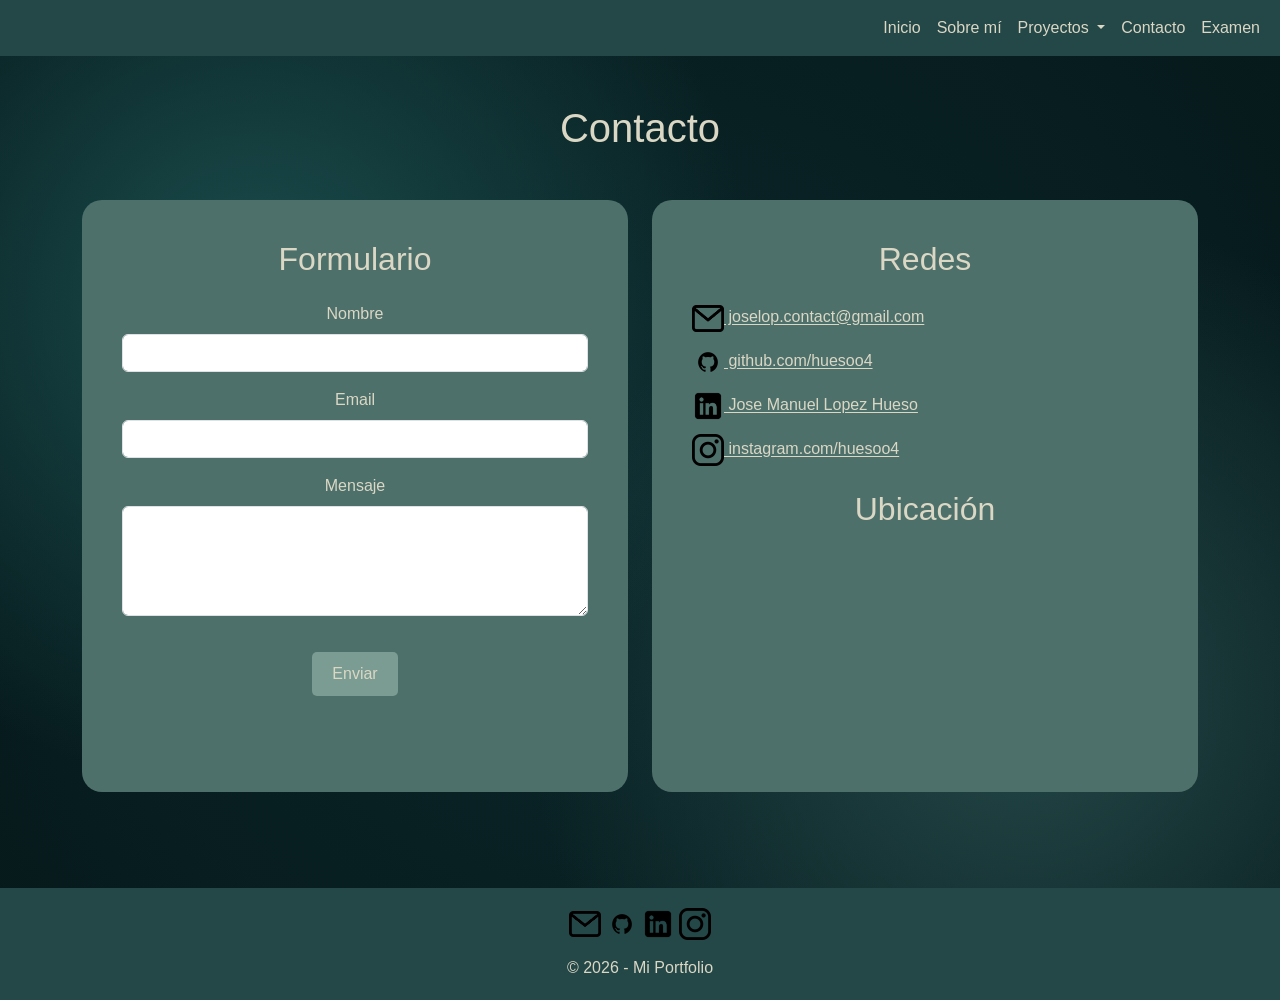
<file: contacto.html>
<!DOCTYPE html>
<html lang="es">
<head>
    <meta charset="UTF-8">
    <title>Contacto</title>
    <meta name="viewport" content="width=device-width, initial-scale=1.0">
    <link rel="icon" type="image/png" href="img/principal.png">
    <link rel="stylesheet" href="css/style.css">
    <link href="https://cdn.jsdelivr.net/npm/bootstrap@5.3.2/dist/css/bootstrap.min.css" rel="stylesheet">
    
</head>

<body class="cuerpo">

  <header>
      <nav class="navbar navbar-expand-lg">
          <div class="container-fluid">
            <a class="navbar-brand letra" href="#"></a>
            <button class="navbar-toggler" type="button" data-bs-toggle="collapse" data-bs-target="#navbarNavDropdown" aria-controls="navbarNavDropdown" aria-expanded="false" aria-label="Toggle navigation">
              <span class="navbar-toggler-icon"></span>
            </button>
            <div class="collapse navbar-collapse" id="navbarNavDropdown">
              <ul class="navbar-nav ms-auto align-items-lg-center">
                <li class="nav-item">
                  <a class="nav-link" aria-current="page" href="index.html">Inicio</a>
                </li>
                <li class="nav-item">
                  <a class="nav-link" href="sobremi.html">Sobre mí</a>
                </li>
                <li class="nav-item dropdown">
                  <a class="nav-link dropdown-toggle letra" href="#" role="button" data-bs-toggle="dropdown" aria-expanded="false">
                    Proyectos
                  </a>
                  <ul class="dropdown-menu">
                    <li><a class="dropdown-item" href="proyectos.html#redes">Redes</a></li>
                    <li><a class="dropdown-item" href="proyectos.html#sistemas">Sistemas</a></li>
                    <li><a class="dropdown-item" href="proyectos.html#desarrollo">Desarrollo</a></li>
                  </ul>
                </li>
                <li class="nav-item">
                  <a class="nav-link" href="contacto.html">Contacto</a>
                </li>
                <li class="nav-item">
                  <a class="nav-link" href="examen.html">Examen</a>
                </li>
              </ul>
            </div>
          </div>
      </nav>
  </header>

  <main class="container py-5">

    <h1 class="text-center letra mb-5">Contacto</h1>

    <div class="row g-4">

      <!-- FORMULARIO -->
      <div class="col-md-6">

        <div class="caja">
          <h2 class="letra mb-4">Formulario</h2>


          <form action="http://172.22.200.240/resultado.php" method="POST">

            <div class="mb-3">
              <label class="form-label letra">Nombre</label>
              <input type="text" name="nombre" class="form-control" required> 
            </div>

            <div class="mb-3">
              <label class="form-label letra">Email</label>
              <input type="email" name="email" class="form-control" required>
            </div>

            <div class="mb-3">
              <label class="form-label letra">Mensaje</label>
              <textarea class="form-control" name="mensaje" rows="4" required></textarea>
            </div>

            <div class="text-center">
              <button type="submit" class="boton">Enviar</button>
            </div>

          </form>

        </div>

        </div>

          <!-- REDES + MAPA -->
          <div class="col-md-6">

            <div class="caja">

            <h2 class="letra mb-4">Redes</h2>

              <ul class="lista-contacto">

                <li>
                  <a href="mailto:joselop.contact@gmail.com" class="letra">
                  <img src="img/email.png" class="logo" alt="Email">
                  joselop.contact@gmail.com
                  </a>
                </li>

                <li>
                  <a href="https://github.com/huesoo4" target="_blank" class="letra">
                  <img src="img/github.png" class="logo" alt="GitHub">
                  github.com/huesoo4
                  </a>
                </li>

                <li>
                  <a href="https://www.linkedin.com/in/jose-manuel-lopez-hueso" target="_blank" class="letra">
                  <img src="img/linkedin.png" class="logo" alt="LinkedIn">
                  Jose Manuel Lopez Hueso
                  </a>
                </li>

                <li>
                  <a href="https://instagram.com/huesoo4" target="_blank" class="letra">
                  <img src="img/instagram.png" class="logo" alt="Instagram">
                  instagram.com/huesoo4
                  </a>
                </li>

              </ul>

            <h2 class="letra mt-4 mb-3">Ubicación</h2>

            <iframe 
              class="mapa"
              src="https://www.google.com/maps?q=Sevilla&output=embed" 
              height="200" 
              style="border:0; border-radius:10px;"
              loading="lazy">
            </iframe>

            </div>

        </div>

    </div>

  </main>
<br>
<br>

<footer class="footer text-center letra">

  <a href="mailto:jlop.contact@gmail.com">
    <img src="img/email.png" class="logo" alt="Email">
  </a>

  <a href="https://github.com/huesoo4" target="_blank">
    <img src="img/github.png" class="logo" alt="GitHub">
  </a>

  <a href="https://www.linkedin.com/in/jose-manuel-lópez-hueso-017b24330" target="_blank">
    <img src="img/linkedin.png" class="logo" alt="LinkedIn">
  </a>

  <a href="https://instagram.com/huesoo4" target="_blank">
    <img src="img/instagram.png" class="logo" alt="Instagram">
  </a>

  <p class="mt-3 mb-0">© 2026 - Mi Portfolio</p>

</footer>
<script src="https://cdn.jsdelivr.net/npm/bootstrap@5.3.2/dist/js/bootstrap.bundle.min.js"></script>
</body>
</html>
</file>
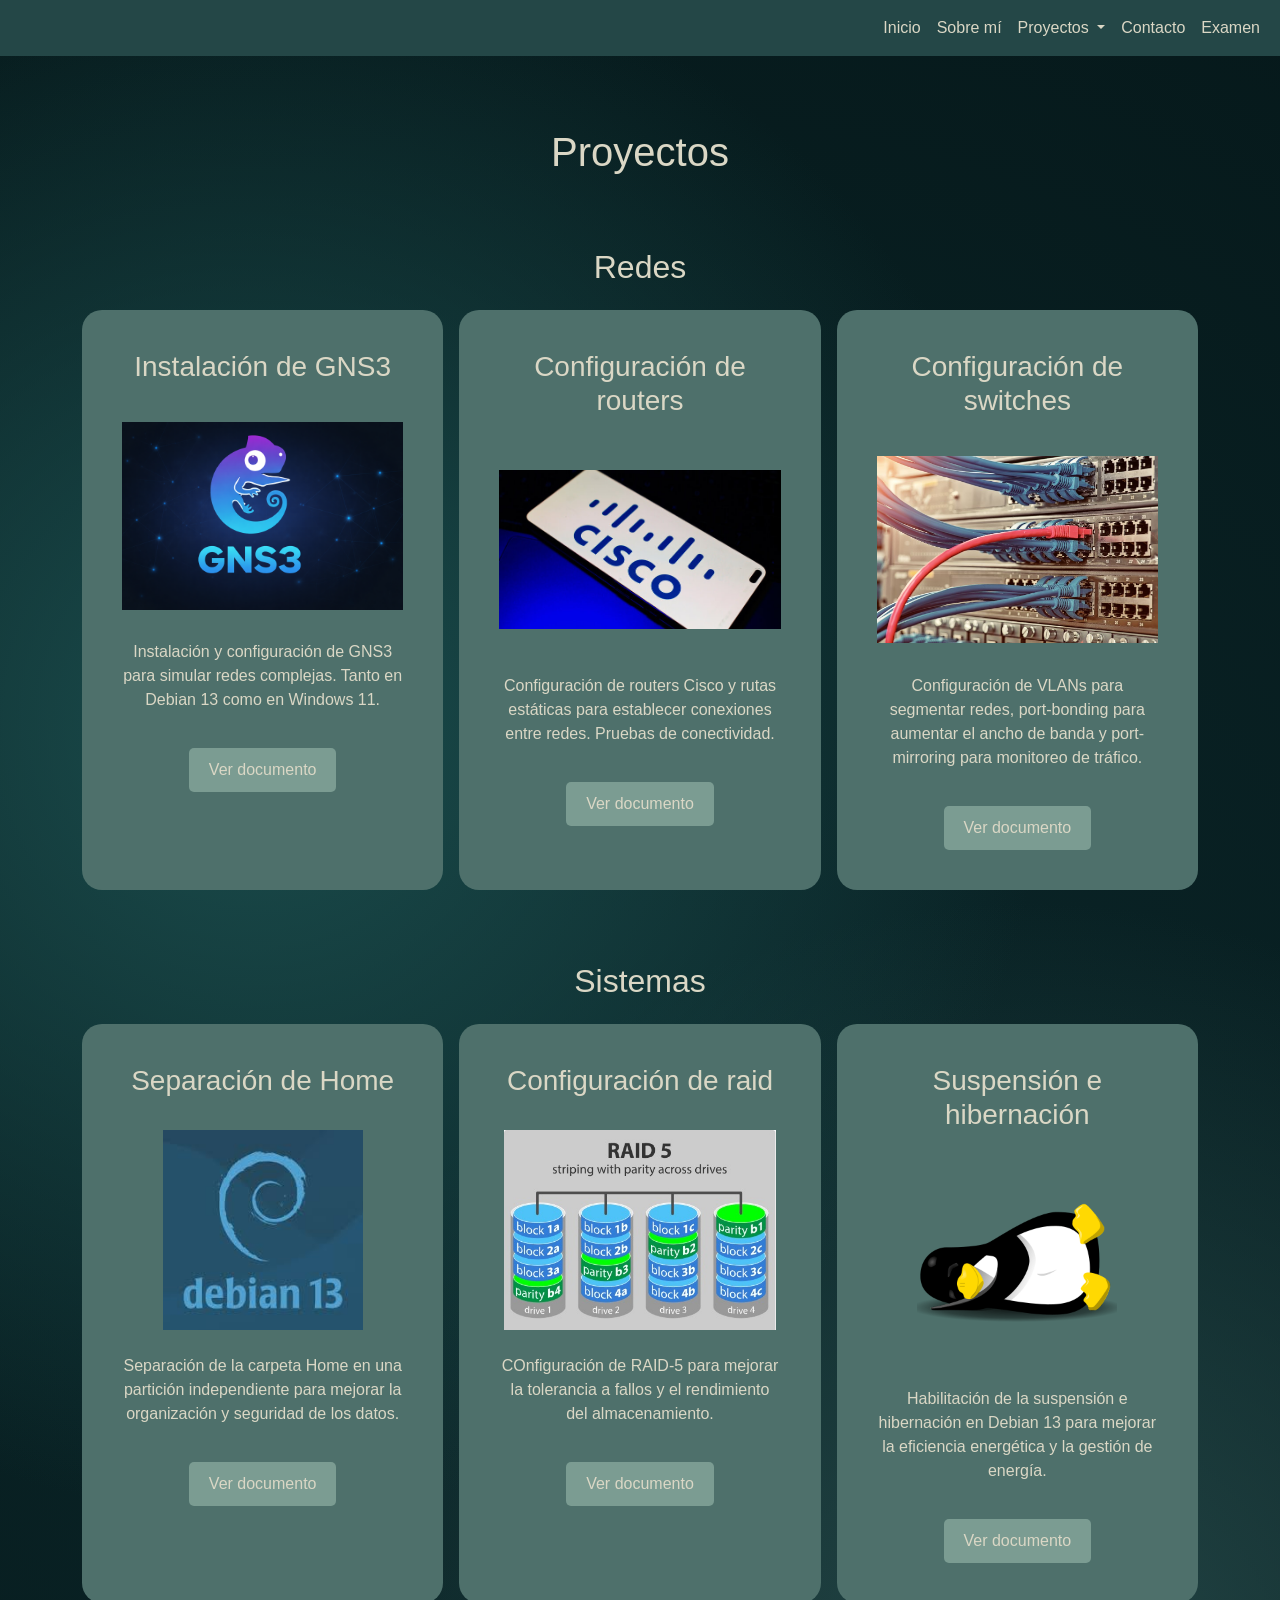
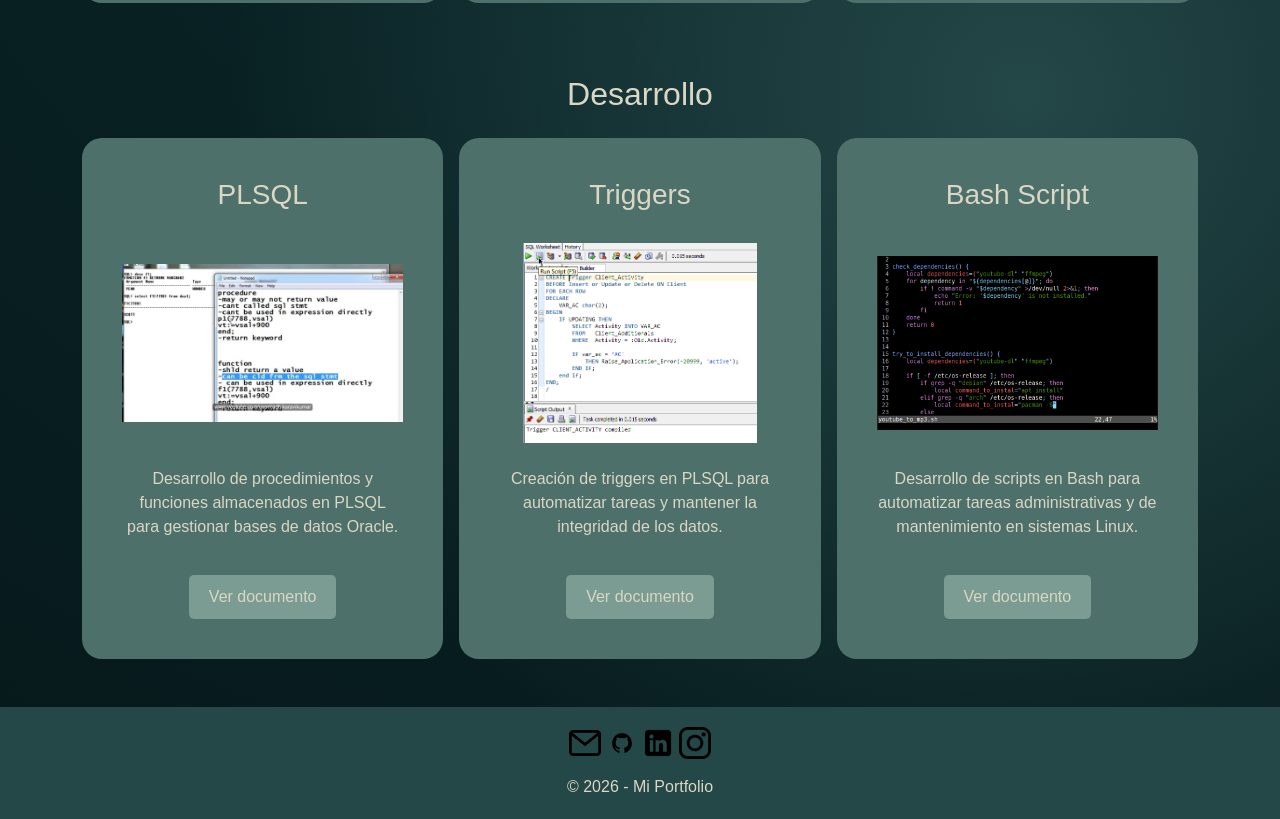
<file: proyectos.html>
<!DOCTYPE html>
<html lang="en">
<head>
    <meta charset="UTF-8">
    <meta name="viewport" content="width=device-width, initial-scale=1.0">
    <link rel="stylesheet" href="css/style.css">
    <link href="https://cdn.jsdelivr.net/npm/bootstrap@5.3.2/dist/css/bootstrap.min.css" rel="stylesheet">
    <link rel="icon" type="image/png" href="img/principal.png">
    <title>Proyectos</title>
</head>
<body class="cuerpo">
    <nav class="navbar navbar-expand-lg">
        <div class="container-fluid">
          <a class="navbar-brand" href="#"></a>
          <button class="navbar-toggler" type="button" data-bs-toggle="collapse" data-bs-target="#navbarNavDropdown" aria-controls="navbarNavDropdown" aria-expanded="false" aria-label="Toggle navigation">
            <span class="navbar-toggler-icon"></span>
          </button>
          <div class="collapse navbar-collapse" id="navbarNavDropdown">
            <ul class="navbar-nav ms-auto align-items-lg-center">
              <li class="nav-item">
                <a class="nav-link" aria-current="page" href="index.html">Inicio</a>
              </li>
              <li class="nav-item">
                <a class="nav-link" href="sobremi.html">Sobre mí</a>
              </li>
              <li class="nav-item dropdown">
                <a class="nav-link dropdown-toggle letra" href="#" role="button" data-bs-toggle="dropdown" aria-expanded="false">
                  Proyectos
                </a>
                <ul class="dropdown-menu">
                  <li><a class="dropdown-item" href="proyectos.html#redes">Redes</a></li>
                  <li><a class="dropdown-item" href="proyectos.html#sistemas">Sistemas</a></li>
                  <li><a class="dropdown-item" href="proyectos.html#desarrollo">Desarrollo</a></li>
                </ul>
              </li>
              <li class="nav-item">
                <a class="nav-link" href="contacto.html">Contacto</a>
              </li>
              <li class="nav-item">
                <a class="nav-link" href="examen.html">Examen</a>
              </li>
            </ul>
          </div>
        </div>
      </nav>

      <br>


      <main class="container py-5">
        <h1 class="letra text-center mb-5">Proyectos</h1>
        <br>
        <h2 id="redes" class="letra text-center mb-4">Redes</h2>

        <section class="row g-3 cajas">

            <article class="col-md-4">
                <section class="caja">
                    <h3 class="letra">Instalación de GNS3</h3>
                    <br>
                    <img src="img/gns3.png" class="d-block w-100 imagen" alt="Logo de GNS3">
                    <br>
                    <p class="letra">
                        Instalación y configuración de GNS3 para simular redes complejas.
                        Tanto en Debian 13 como en Windows 11.
                    </p>

                    <a class="boton" href="documentos/GNS3.pdf" role="button">Ver documento</a>

                </section>
            </article>  

            <!-- Caja pequeña derecha -->   
            <article class="col-md-4">
                <section class="caja">
                    <h3 class="letra">Configuración de routers</h3>
                    <br>
                    <img src="img/router.jpg" class="d-block w-100 imagen" alt="Logo de router">
                    <br>
                    <p class="letra">
                        Configuración de routers Cisco y rutas estáticas 
                        para establecer conexiones entre redes. Pruebas de 
                        conectividad.
                    </p>
                    
                    <a class="boton" href="documentos/encapsulamiento.pdf" role="button">Ver documento</a>
                </section>
            </article>

            <article class="col-md-4">
                <section class="caja">
                    <h3 class="letra">Configuración de switches</h3>
                    <br>
                    <img src="img/switches.jpg" class="d-block w-100 imagen" alt="Logo de switches">
                    <br>
                    <p class="letra">
                        Configuración de VLANs para segmentar redes, port-bonding para aumentar 
                        el ancho de banda y port-mirroring para monitoreo de tráfico.
                    </p>

                    <a class="boton" href="documentos/switches.pdf" role="button">Ver documento</a>
                </section>
            </article> 
        </section>

      <br>
      <h2 id="sistemas" class="letra text-center mt-5 mb-4">Sistemas</h2>


        <section class="row g-3 cajas">

            <article class="col-md-4">
                <section class="caja">
                    <h3 class="letra">Separación de Home</h3>
                    <br>
                    <img src="img/home.jpeg" class="d-block w-100 imagen" alt="Logo de Home">
                    <br>
                    <p class="letra">
                        Separación de la carpeta Home en una partición independiente 
                        para mejorar la organización y seguridad de los datos.
                    </p>

                    <a class="boton" href="documentos/Home-II.pdf" role="button">Ver documento</a>
                </section>
            </article>  

            <!-- Caja pequeña derecha -->   
            <article class="col-md-4">
                <section class="caja">
                    <h3 class="letra">Configuración de raid</h3>
                    <br>
                    <img src="img/RAID-5.jpg" class="d-block w-100 imagen" alt="Logo de RAID-5">
                    <br>
                    <p class="letra">
                        COnfiguración de RAID-5 para mejorar la tolerancia a fallos 
                        y el rendimiento del almacenamiento.
                    </p>
                    
                    <a class="boton" href="documentos/raid.pdf" role="button">Ver documento</a>
                </section>
            </article>

            <article class="col-md-4">
                <section class="caja">
                    <h3 class="letra">Suspensión e hibernación</h3>
                    <br>
                    <img src="img/hibernación.webp" class="d-block w-100 imagen" alt="Logo de hibernación">
                    <br>
                    <p class="letra">
                       Habilitación de la suspensión e hibernación en Debian 13 para 
                       mejorar la eficiencia energética y la gestión de energía.
                    </p>

                    <a class="boton" href="documentos/hibernacion.pdf" role="button">Ver documento</a>
                </section>
            </article> 
        </section>

      <br>
      <h2 id="desarrollo" class="letra text-center mt-5 mb-4">Desarrollo</h2>

        <section class="row g-3 cajas">

            <article class="col-md-4">
                <section class="caja">
                    <h3 class="letra">PLSQL</h3>
                    <br>
                    <img src="img/procedure.jpg" class="d-block w-100 imagen" alt="Logo de PLSQL">
                    <br>
                    <p class="letra">
                        Desarrollo de procedimientos y funciones almacenados 
                        en PLSQL para gestionar bases de datos Oracle.
                    </p>

                    <a class="boton" href="documentos/juvenil.txt" role="button">Ver documento</a>
                </section>
            </article>  

            <!-- Caja pequeña derecha -->   
            <article class="col-md-4">
                <section class="caja">
                    <h3 class="letra">Triggers</h3>
                    <br>
                    <img src="img/trigger.png" class="d-block w-100 imagen" alt="Logo de Triggers">
                    <br>
                    <p class="letra">
                        Creación de triggers en PLSQL para automatizar tareas 
                        y mantener la integridad de los datos.
                    </p>
                    
                    <a class="boton" href="documentos/triger_practica.txt" role="button">Ver documento</a>
                </section>
            </article>

            <article class="col-md-4">
                <section class="caja">
                    <h3 class="letra">Bash Script</h3>
                    <br>
                    <img src="img/bash.png" class="d-block w-100 imagen" alt="Logo de Bash">
                    <br>
                    <p class="letra">
                        Desarrollo de scripts en Bash para automatizar tareas administrativas 
                        y de mantenimiento en sistemas Linux.
                    </p>

                    <a class="boton" href="documentos/main.txt" role="button">Ver documento</a>
                </section>
            </article> 
        </section>
      </main>


<footer class="footer text-center letra">

  <a href="mailto:jlop.contact@gmail.com">
    <img src="img/email.png" class="logo" alt="Email">
  </a>

  <a href="https://github.com/huesoo4" target="_blank">
    <img src="img/github.png" class="logo" alt="Github">
  </a>

  <a href="https://www.linkedin.com/in/jose-manuel-lópez-hueso-017b24330" target="_blank">
    <img src="img/linkedin.png" class="logo" alt="Linkedin">
  </a>

  <a href="https://instagram.com/huesoo4" target="_blank">
    <img src="img/instagram.png" class="logo" alt="Instagram">
  </a>

  <p class="mt-3 mb-0">© 2026 - Mi Portfolio</p>

</footer>
<script src="https://cdn.jsdelivr.net/npm/bootstrap@5.3.2/dist/js/bootstrap.bundle.min.js"></script>
</body>
</html>
</file>
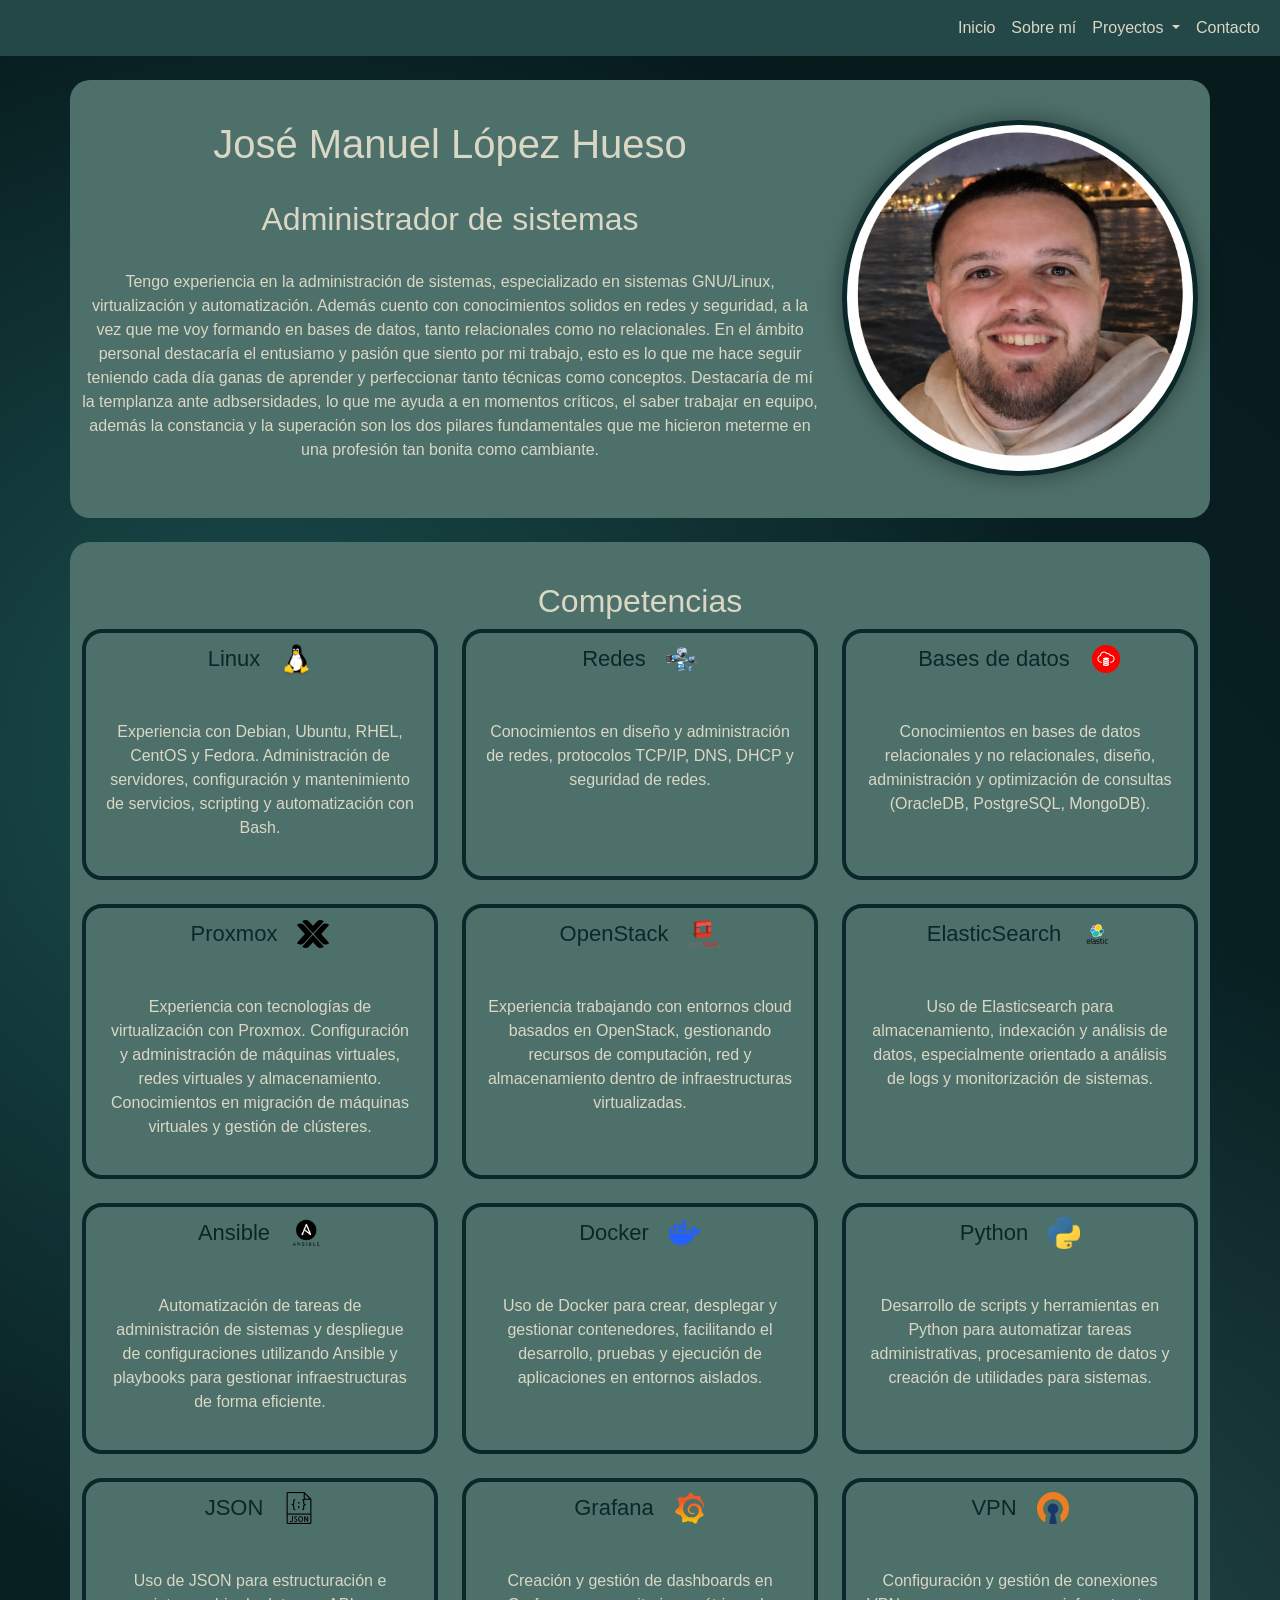
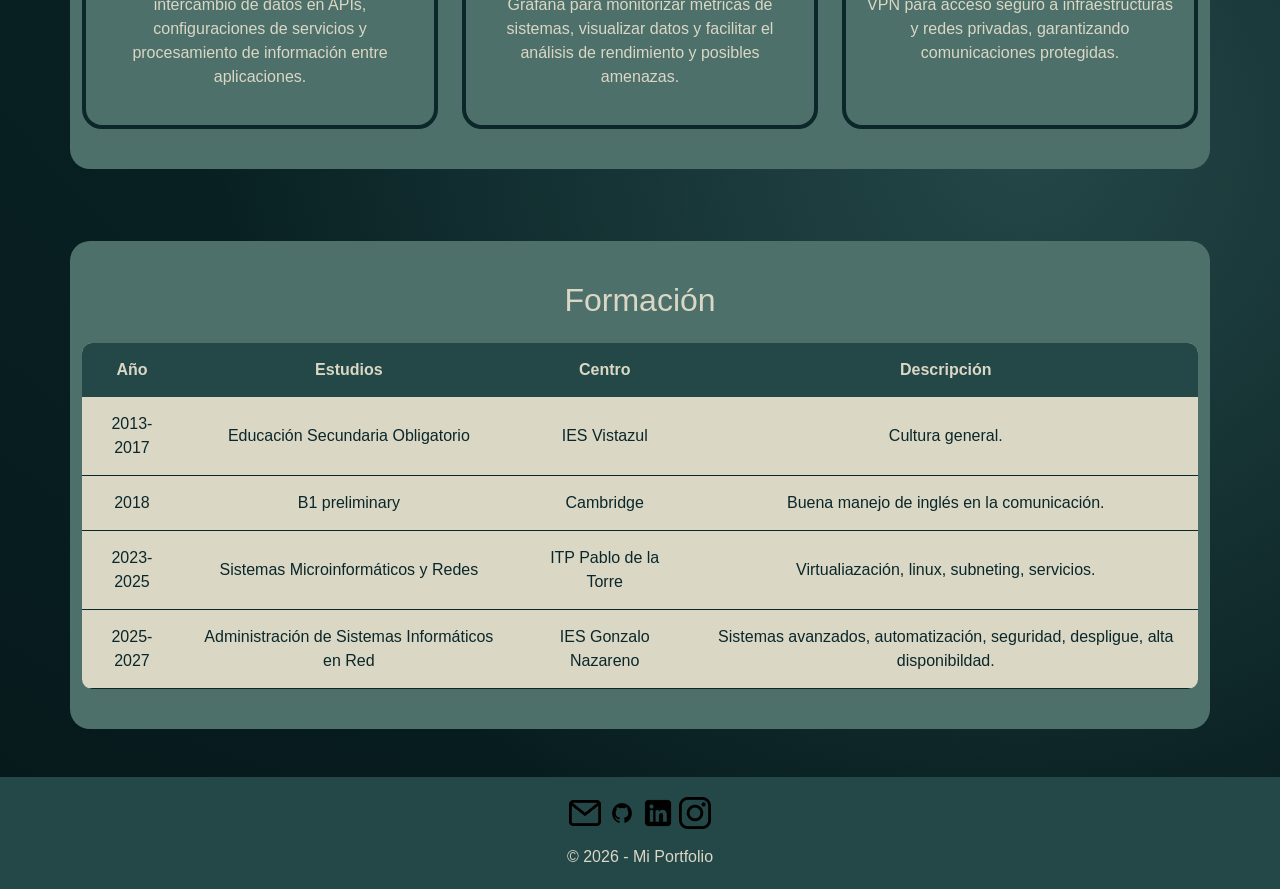
<file: sobremi.html>
<!DOCTYPE html>
<html lang="es">
<head>
    <meta charset="UTF-8">
    <meta name="viewport" content="width=device-width, initial-scale=1.0">
    <link rel="stylesheet" href="css/style.css">
    <link href="https://cdn.jsdelivr.net/npm/bootstrap@5.3.2/dist/css/bootstrap.min.css" rel="stylesheet">
    <link rel="icon" type="image/png" href="img/principal.png">
    <title>Sobre Mi</title>
</head>
<body class="cuerpo">
    <nav class="navbar navbar-expand-lg">
        <div class="container-fluid">
          <a class="navbar-brand letra" href="#"></a>
          <button class="navbar-toggler" type="button" data-bs-toggle="collapse" data-bs-target="#navbarNavDropdown" aria-controls="navbarNavDropdown" aria-expanded="false" aria-label="Toggle navigation">
            <span class="navbar-toggler-icon"></span>
          </button>
          <div class="collapse navbar-collapse" id="navbarNavDropdown">
            <ul class="navbar-nav ms-auto align-items-lg-center">
              <li class="nav-item">
                <a class="nav-link" aria-current="page" href="index.html">Inicio</a>
              </li>
              <li class="nav-item">
                <a class="nav-link" href="sobremi.html">Sobre mí</a>
              </li>
              <li class="nav-item dropdown">
                <a class="nav-link dropdown-toggle letra" href="#" role="button" data-bs-toggle="dropdown" aria-expanded="false">
                  Proyectos
                </a>
                <ul class="dropdown-menu">
                  <li><a class="dropdown-item" href="proyectos.html#redes">Redes</a></li>
                  <li><a class="dropdown-item" href="proyectos.html#sistemas">Sistemas</a></li>
                  <li><a class="dropdown-item" href="proyectos.html#desarrollo">Desarrollo</a></li>
                </ul>
              </li>
              <li class="nav-item">
                <a class="nav-link" href="contacto.html">Contacto</a>
              </li>
            </ul>
          </div>
        </div>
    </nav>
    <br>

    <div class="caja container text-center">
        <div class="row">
            <div class="col-12 col-lg-8">
                <h1 class="letra">José Manuel López Hueso</h1>
                <br>
                <h2 class="letra">Administrador de sistemas</h2>
                <br>
                <p class="letra">Tengo experiencia en la administración de sistemas, especializado
        en sistemas GNU/Linux, virtualización y automatización. Además cuento con conocimientos
        solidos en redes y seguridad, a la vez que me voy formando en bases de datos, tanto relacionales 
        como no relacionales. En el ámbito personal destacaría el entusiamo y pasión que siento 
        por mi trabajo, esto es lo que me hace seguir teniendo cada día ganas de aprender y perfeccionar
        tanto técnicas como conceptos. Destacaría de mí la templanza ante adbsersidades, lo que me ayuda a
        en momentos críticos, el saber trabajar en equipo, además la constancia y la superación son los dos 
        pilares fundamentales que me hicieron meterme en una profesión tan bonita como cambiante.
                </p>
            </div>
            <div class="col-12 col-lg-4">
                <img src="img/nueva1.png" class="img-fluid rounded-circle foto-perfil" alt="foto personal">
            </div>
        </div>
    </div>
    <br>
   
    <div class="caja container text-center">
        <h2 class="letra">Competencias</h2>
        <div class="row g-4">
            <div class="col-12 col-md-6 col-lg-4">
                <div class="caja-pequeña">
                    <div class="titulo-caja">
                        <h3>Linux</h3>
                        <img src="img/linux.png" class="logo" alt="Logo de Linux">
                    </div>
                    <p class="letra">
                        Experiencia con Debian, Ubuntu, RHEL, CentOS y Fedora.
                        Administración de servidores, configuración y mantenimiento
                        de servicios, scripting y automatización con Bash.
                    </p>
                </div>
            </div>
            <div class="col-12 col-md-6 col-lg-4">
                <div class="caja-pequeña">
                    <div class="titulo-caja">
                        <h3>Redes</h3>
                        <img src="img/redes.png" class="logo" alt="Logo de Redes">
                    </div>
                    <p class="letra">
                        Conocimientos en diseño y administración de redes, protocolos TCP/IP,
                        DNS, DHCP y seguridad de redes.
                    </p>
                </div>
            </div>
            <div class="col-12 col-md-6 col-lg-4">
                <div class="caja-pequeña">
                    <div class="titulo-caja">
                        <h3>Bases de datos</h3>
                        <img src="img/oracle.png" class="logo" alt="Logo de Oracle">
                    </div>
                    <p class="letra">
                        Conocimientos en bases de datos relacionales y no relacionales,
                        diseño, administración y optimización de consultas (OracleDB,
                        PostgreSQL, MongoDB).
                    </p>
                </div>
            </div>
            <div class="col-12 col-md-6 col-lg-4">
                <div class="caja-pequeña">
                    <div class="titulo-caja">
                        <h3>Proxmox</h3>
                        <img src="img/proxmox.png" class="logo" alt="Logo Proxmox">
                    </div>
                    <p class="letra">
                        Experiencia con tecnologías de virtualización con Proxmox. 
                        Configuración y administración de máquinas virtuales, redes 
                        virtuales y almacenamiento. Conocimientos en migración de 
                        máquinas virtuales y gestión de clústeres. 
                    </p>
                </div>
            </div>
            <div class="col-12 col-md-6 col-lg-4">
                <div class="caja-pequeña">
                    <div class="titulo-caja">
                        <h3>OpenStack</h3>
                        <img src="img/openstack.png" class="logo" alt="Logo de OpenStack">
                    </div>
                    <p class="letra">
                        Experiencia trabajando con entornos cloud basados en OpenStack, 
                        gestionando recursos de computación, red y almacenamiento dentro 
                        de infraestructuras virtualizadas.
                    </p>
                </div>
            </div>
            <div class="col-12 col-md-6 col-lg-4">
                <div class="caja-pequeña">
                    <div class="titulo-caja">
                        <h3>ElasticSearch</h3>
                        <img src="img/elastic.png" class="logo" alt="Logo de Elasticsearch">
                    </div>
                    <p class="letra">
                        Uso de Elasticsearch para almacenamiento, indexación y análisis de 
                        datos, especialmente orientado a análisis de logs y monitorización 
                        de sistemas.
                    </p>
                </div>
            </div>
            <div class="col-12 col-md-6 col-lg-4">
                <div class="caja-pequeña">
                    <div class="titulo-caja">
                        <h3>Ansible</h3>
                        <img src="img/ansible.png" class="logo" alt="Logo de Ansible">
                    </div>
                    <p class="letra">
                        Automatización de tareas de administración de sistemas y despliegue 
                        de configuraciones utilizando Ansible y playbooks para gestionar 
                        infraestructuras de forma eficiente.
                    </p>
                </div>
            </div>
            <div class="col-12 col-md-6 col-lg-4">
                <div class="caja-pequeña">
                    <div class="titulo-caja">
                        <h3>Docker</h3>
                        <img src="img/docker.png" class="logo" alt="Logo de Docker">
                    </div>
                    <p class="letra">
                        Uso de Docker para crear, desplegar y gestionar contenedores, 
                        facilitando el desarrollo, pruebas y ejecución de aplicaciones 
                        en entornos aislados.
                    </p>
                </div>
            </div>
            <div class="col-12 col-md-6 col-lg-4">
                <div class="caja-pequeña">
                    <div class="titulo-caja">
                        <h3>Python</h3>
                        <img src="img/python.png" class="logo" alt="Logo de Python">
                    </div>
                    <p class="letra">
                        Desarrollo de scripts y herramientas en Python para automatizar 
                        tareas administrativas, procesamiento de datos y creación de 
                        utilidades para sistemas.
                    </p>
                </div>
            </div>
            <div class="col-12 col-md-6 col-lg-4">
                <div class="caja-pequeña">
                    <div class="titulo-caja">
                        <h3>JSON</h3>
                        <img src="img/json.png" class="logo" alt="Logo de JSON">
                    </div>
                    <p class="letra">
                        Uso de JSON para estructuración e intercambio de datos en APIs, 
                        configuraciones de servicios y procesamiento de información entre 
                        aplicaciones.
                    </p>
                </div>
            </div>
            <div class="col-12 col-md-6 col-lg-4">
                <div class="caja-pequeña">
                    <div class="titulo-caja">
                        <h3>Grafana</h3>
                        <img src="img/grafana.png" class="logo" alt="Logo de Grafana">
                    </div>
                    <p class="letra">
                        Creación y gestión de dashboards en Grafana para monitorizar métricas 
                        de sistemas, visualizar datos y facilitar el análisis de rendimiento
                        y posibles amenazas.
                    </p>
                </div>
            </div>
            <div class="col-12 col-md-6 col-lg-4">
                <div class="caja-pequeña">
                    <div class="titulo-caja">
                        <h3>VPN</h3>
                        <img src="img/vpn.png" class="logo" alt="Logo de VPN">
                    </div>
                    <p class="letra">
                        Configuración y gestión de conexiones VPN para acceso seguro a 
                        infraestructuras y redes privadas, garantizando comunicaciones 
                        protegidas.
                    </p>
                </div>
            </div>
        </div>
    </div>    
    <br>
    <div class="caja container text-center mt-5">

    <h2 class="letra mb-4">Formación</h2>

        <div class="table-responsive">
            <table class="tabla-estudios align-middle">

                <thead class="tabla-estudios">
                    <tr>
                        <th>Año</th>
                        <th>Estudios</th>
                        <th>Centro</th>
                        <th>Descripción</th>
                    </tr>
                </thead>

                <tbody>

                    <tr>
                        <td>2013-2017</td>
                        <td>Educación Secundaria Obligatorio</td>
                        <td>IES Vistazul</td>
                        <td>Cultura general.</td>
                    </tr>

                    <tr>
                        <td>2018</td>
                        <td>B1 preliminary</td>
                        <td>Cambridge</td>
                        <td>Buena manejo de inglés en la comunicación.</td>
                    </tr>

                    <tr>
                        <td>2023-2025</td>
                        <td>Sistemas Microinformáticos y Redes</td>
                        <td>ITP Pablo de la Torre</td>
                        <td>Virtualiazación, linux, subneting, servicios.</td>
                    </tr>

                    <tr>
                        <td>2025-2027</td>
                        <td>Administración de Sistemas Informáticos en Red</td>
                        <td>IES Gonzalo Nazareno</td>
                        <td>Sistemas avanzados, automatización, seguridad, despligue, alta disponibildad.</td>
                    </tr>

                </tbody>

            </table>
        </div>

    </div>
    <br>
    <br>

    <footer class="footer text-center letra">

    <a href="mailto:jlop.contact@gmail.com">
        <img src="img/email.png" class="logo" alt="Email">
    </a>

    <a href="https://github.com/huesoo4" target="_blank">
        <img src="img/github.png" class="logo" alt="GitHub">
    </a>

    <a href="https://www.linkedin.com/in/jose-manuel-lópez-hueso-017b24330" target="_blank">
        <img src="img/linkedin.png" class="logo" alt="LinkedIn">
    </a>

    <a href="https://instagram.com/huesoo4" target="_blank">
        <img src="img/instagram.png" class="logo" alt="Instagram">
    </a>

    <p class="mt-3 mb-0">© 2026 - Mi Portfolio</p>

    </footer>

<script src="https://cdn.jsdelivr.net/npm/bootstrap@5.3.2/dist/js/bootstrap.bundle.min.js"></script>
</body>
</html>
</file>
<file: css/style.css>
:root  {
    --color-fondo: #0b272a;
    --color-cabeceras: #244747;
    --color-caja: #4e706b;
    --color-hover: #7b9c92;
    --color-texto: #dad7c5;
}

.cuerpo{
font-family:sans-serif;
background:
radial-gradient(circle at 20% 30%, #1b4d4d 0%, transparent 40%),
radial-gradient(circle at 80% 70%, #244747 0%, transparent 40%),
radial-gradient(circle at 50% 50%, #0b272a 0%, #06191b 100%);
}

.navbar{
  background: var(--color-cabeceras);
}

.nav-item .nav-link{color: var(--color-texto);}   

.letra{color: var(--color-texto);}

h2{margin-bottom:30px;}

figure{
position:relative;
margin:0;
height:100%;
overflow:hidden;
border-radius:20px;
}

.foto-perfil{
  width:100%;
  max-width: 350px;
  height:auto;
  object-fit:cover;
  object-position:center 20%;
  border-radius:50%;
  border:5px solid var(--color-fondo);
  display:block;
  margin:auto;

  box-shadow:0 0 25px rgba(0,0,0,0.4);
}

.foto-perfil{
transition:0.3s;
}

.foto-perfil:hover{
transform:scale(1.05);
}

.caja{
  background: var(--color-caja);
  padding:40px;
  border-radius:20px;
  text-align:center;
  height:100%;
}

.caja-pequeña{
  background: var(--color-caja);
  border-radius:20px;
  border: 4px solid var(--color-fondo);
  text-align:center;
  height:100%;
  display:flex;
  flex-direction:column;
}

.caja:hover{
  transform: translateY(-6px);
  box-shadow: 0 15px 30px rgba(0,0,0,0.4);
}

.caja-pequeña:hover{
  transform: translateY(-6px);
  box-shadow: 0 15px 30px rgba(0,0,0,0.4);
}

.caja-pequeña p{
    padding:20px;
}

.titulo-caja{
    width:100%;
    background: linear-gradient(90deg, var(--color-texto));
    padding:10px;
    border-radius:10px 10px 0 0;
    margin-bottom:15px;
    display:flex;
    align-items:center;
    justify-content:center;
    gap:20px; 
}

.titulo-caja h3{
    margin:0;
    color: var(--color-fondo);
    font-size: 22px;
}

.cajas{
  display:flex;
  justify-content:center;
}

.grande{
  height: auto;
}

.carousel img{
  border-radius:10px;
  height: 300px;
  width: 300px;
  object-fit: contain;
}

.imagen{
    width: 200px;
    height: 200px;
    object-fit:contain;
}

.footer {
    background-color: var(--color-cabeceras);
    padding:20px;
}

.footer a{
    color: var(--color-texto);
    text-decoration: none;
}

.boton {
    background-color: var(--color-hover);
    border: none;
    color: var(--color-texto);
    padding: 10px 20px;
    text-align: center;
    text-decoration: none;
    display: inline-block;
    font-size: 16px;
    margin-top: 20px;
    border-radius: 5px;
}

.logo{
    width: 32px;
    height: 32px;
    object-fit:contain;
}

.tabla-estudios{
    background: var(--color-texto);
    color: var(--color-fondo);
    border-radius: 10px;
    overflow: hidden;
}

.tabla-estudios thead{
    background: var(--color-cabeceras);
    color: var(--color-texto);
}

.tabla-estudios th{
    padding:15px;
}

.tabla-estudios td{
    padding:15px;
}

.tabla-estudios tbody tr{
    border-bottom: 1px solid var(--color-fondo);
}

.tabla-estudios tbody tr:hover{
    background: var(--color-hover);
}

.form-control{
background: rgba(255,255,255,0.1);
border: 1px solid var(--color-fondo);
color: var(--color-texto);
}

.form-control:focus{
background: rgba(255,255,255,0.15);
color: var(--color-texto);
border-color: var(--color-hover);
box-shadow:none;
}

.lista-contacto{
list-style:none;
padding:0;
}

.lista-contacto li{
display:flex;
align-items:center;
gap:10px;
margin-bottom:12px;
color:var(--color-texto);
}

.slider {
  overflow: hidden;
  position: relative;
  width: 100%;
  height: 65px;
}

.slide-track {
  display: flex;
  width: calc(200px * 16);
  animation: scroll 30s linear infinite;
}

.tech-logo {
  width: 70px;
  height: 70px;
  object-fit: contain;
  margin: 0 25px;
  flex-shrink: 0;
}

.mapa{
  width:100%;
  border:0;
  border-radius:10px;
}

@keyframes scroll {
  0% {
    transform: translateX(0);
  }
  100% {
    transform: translateX(-50%);
  }
}
</file>
